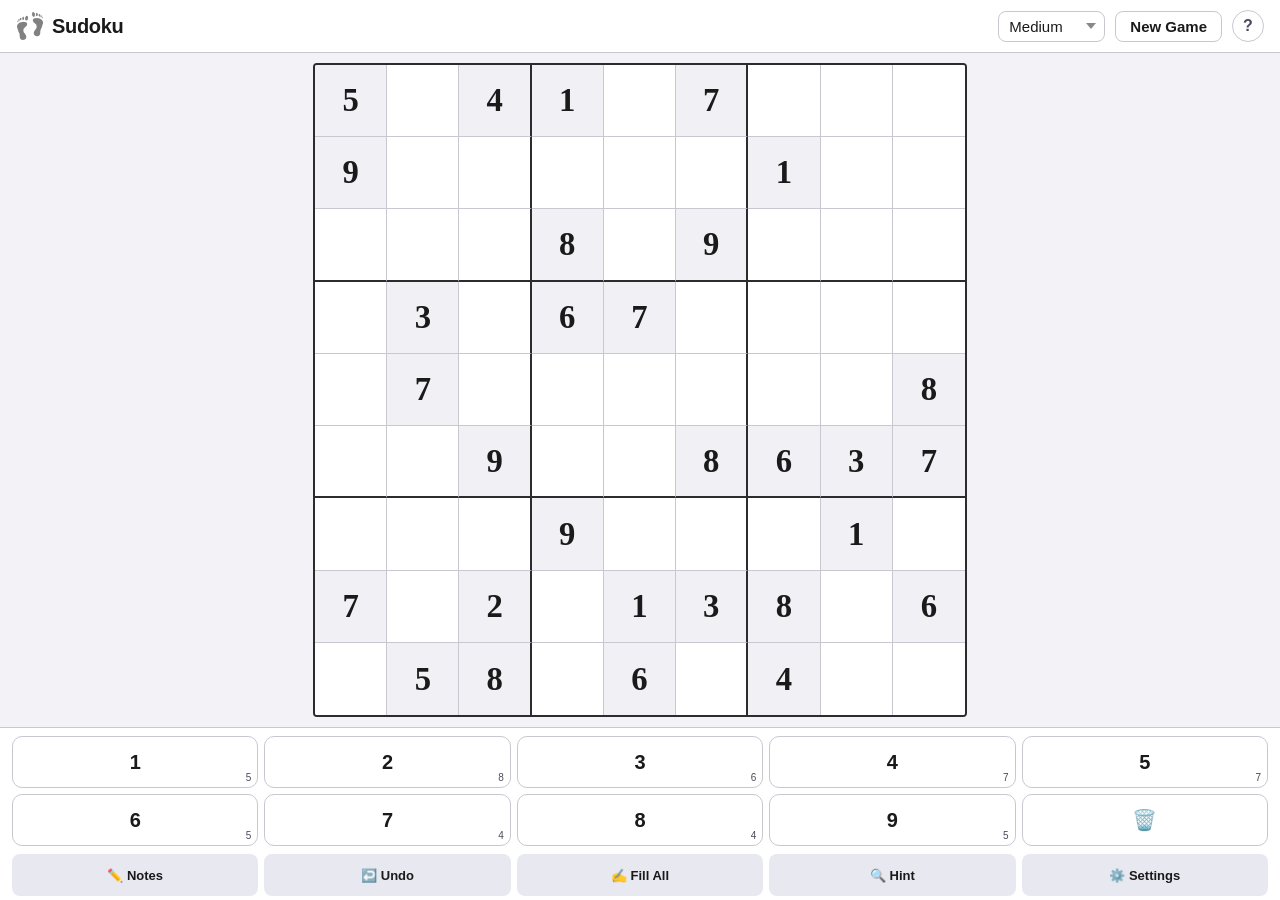
<file: index.html>
<!DOCTYPE html>
<html lang="en">
<head>
  <meta charset="UTF-8">
  <meta name="viewport" content="width=device-width, initial-scale=1.0, minimum-scale=1.0, maximum-scale=1.0, user-scalable=no, viewport-fit=cover">
  <meta name="apple-mobile-web-app-capable" content="yes">
  <meta name="apple-mobile-web-app-status-bar-style" content="black-translucent">
  <meta name="apple-mobile-web-app-title" content="Sudoku">
  <meta name="theme-color" content="#ffffff" media="(prefers-color-scheme: light)">
  <meta name="theme-color" content="#1c1c1e" media="(prefers-color-scheme: dark)">
  <link rel="manifest" href="manifest.json">
  <link rel="icon" href="icons/favicon.ico" sizes="any">
  <link rel="icon" type="image/png" sizes="16x16" href="icons/favicon-16x16.png">
  <link rel="icon" type="image/png" sizes="32x32" href="icons/favicon-32x32.png">
  <link rel="apple-touch-icon" href="icons/icon-512.png">
  <title>Sudoku 👣</title>
  <link rel="stylesheet" href="css/style.css">
</head>
<body>

<div id="app">

  <header id="header">
    <div id="header-left">
      <img id="header-icon" src="icons/favicon-192x192.png" alt="" aria-hidden="true">
      <h1>Sudoku</h1>
      <div id="hint-technique" hidden>
        <button id="hint-step-prev" class="hint-step-btn" aria-label="Previous step">‹</button>
        <span id="hint-technique-label"></span>
        <button id="hint-step-next" class="hint-step-btn" aria-label="Next step">›</button>
        <button id="hint-technique-close" aria-label="Dismiss" title="Dismiss for this hint">×</button>
      </div>
    </div>
    <div id="header-right">
      <div id="header-stats">
        <span id="errors-display" hidden>❌0</span>
        <span id="hints-display" hidden>🔍0</span>
        <span id="reveals-display" hidden>👁0</span>
      </div>
      <select id="difficulty-select" aria-label="Difficulty">
        <option value="easy">Easy</option>
        <option value="medium" selected>Medium</option>
        <option value="hard">Hard</option>
        <option value="veryhard">Very Hard</option>
        <option value="custom">Custom…</option>
      </select>
      <button id="new-game-btn">New Game</button>
      <button id="help-btn" aria-label="Help">?</button>
    </div>
  </header>

  <main id="main">
    <div id="grid-container">
      <div id="grid" role="grid" aria-label="Sudoku puzzle"></div>
      <div id="loading" hidden>
        <div class="spinner"></div>
        <p>Generating puzzle…</p>
      </div>
    </div>
  </main>

  <div id="controls">
    <div id="numpad">
      <button class="num-btn" data-digit="1"><span class="num-digit">1</span><span class="num-remaining"></span></button>
      <button class="num-btn" data-digit="2"><span class="num-digit">2</span><span class="num-remaining"></span></button>
      <button class="num-btn" data-digit="3"><span class="num-digit">3</span><span class="num-remaining"></span></button>
      <button class="num-btn" data-digit="4"><span class="num-digit">4</span><span class="num-remaining"></span></button>
      <button class="num-btn" data-digit="5"><span class="num-digit">5</span><span class="num-remaining"></span></button>
      <button class="num-btn" data-digit="6"><span class="num-digit">6</span><span class="num-remaining"></span></button>
      <button class="num-btn" data-digit="7"><span class="num-digit">7</span><span class="num-remaining"></span></button>
      <button class="num-btn" data-digit="8"><span class="num-digit">8</span><span class="num-remaining"></span></button>
      <button class="num-btn" data-digit="9"><span class="num-digit">9</span><span class="num-remaining"></span></button>
      <button class="num-btn" id="delete-btn" aria-label="Delete">🗑️</button>
    </div>
    <div id="mode-controls">
      <button id="notes-btn"    class="mode-btn" title="Toggle notes mode">✏️ Notes</button>
      <div id="undo-wrap" class="mode-action">
        <button id="undo-btn" class="mode-btn" title="Undo">↩️ Undo</button>
        <button id="redo-popover-btn" class="redo-popover" type="button" hidden>↪️ Redo</button>
      </div>
      <button id="fill-btn"     class="mode-btn" title="Fill candidates">✍️ Fill</button>
      <button id="hint-btn"     class="mode-btn" title="Hint">🔍 Hint</button>
      <button id="settings-btn" class="mode-btn" title="Settings">⚙️ Settings</button>
    </div>
    <div id="entry-controls" hidden>
      <p id="entry-instructions">Enter the puzzle's given digits, then tap Confirm.</p>
      <input id="photo-import-input" type="file" accept="image/*" hidden>
      <div id="entry-btns">
        <button id="entry-cancel-btn" class="mode-btn">Cancel</button>
        <button id="photo-import-btn" class="mode-btn" type="button">📷 Take or choose photo</button>
        <button id="entry-confirm-btn" class="mode-btn entry-confirm">✓ Confirm</button>
      </div>
      <p id="entry-error" hidden></p>
    </div>
  </div>

</div><!-- #app -->

<!-- Hidden input: receives Scribble handwriting and keyboard digits -->
<input id="scribble-input"
       type="text"
       inputmode="numeric"
       maxlength="2"
       autocomplete="off"
       autocorrect="off"
       autocapitalize="off"
       spellcheck="false"
       role="presentation"
       aria-label="Handwriting input"
       tabindex="-1">

<!-- Overlay + dialogs -->
<div id="overlay" class="hidden">
  <div id="resume-dialog" class="dialog hidden">
    <h2>Resume game?</h2>
    <p>You have an unfinished puzzle.</p>
    <div class="dialog-btns">
      <button id="resume-btn">Resume</button>
      <button id="discard-btn" class="btn-secondary">New Game</button>
    </div>
  </div>
  <div id="complete-dialog" class="dialog hidden">
    <h2>Puzzle Complete!</h2>
    <p id="complete-details"></p>
    <div class="dialog-btns">
      <button id="play-again-btn">Play Again</button>
    </div>
  </div>
  <div id="settings-dialog" class="dialog hidden">
      <h2>Settings</h2>
      <div id="settings-content">
        <div class="settings-group">
          <div class="settings-group-title">Font Size</div>
          <div class="settings-row">
            <span>Text size</span>
            <div class="settings-seg">
              <button class="seg-btn" data-key="fontSize" data-value="small">Small</button>
              <button class="seg-btn" data-key="fontSize" data-value="medium">Medium</button>
              <button class="seg-btn" data-key="fontSize" data-value="large">Large</button>
            </div>
          </div>
        </div>
        <div class="settings-group">
          <div class="settings-group-title">Highlights</div>
          <div class="settings-row">
            <span>Row, column &amp; box</span>
            <button class="toggle-btn" data-key="highlightPeers"></button>
          </div>
          <div class="settings-row">
            <span>Matching numbers</span>
            <button class="toggle-btn" data-key="highlightMatches"></button>
          </div>
          <div class="settings-row">
            <span>Legal placements</span>
            <button class="toggle-btn" data-key="highlightLegal"></button>
          </div>
          <div class="settings-row">
            <span>Errors</span>
            <button class="toggle-btn" data-key="conflictCheck"></button>
          </div>
        </div>
        <div class="settings-group">
          <div class="settings-group-title">Hints</div>
          <div class="settings-row">
            <span>Tutorial mode</span>
            <button class="toggle-btn" data-key="showStrategyOnHint"></button>
          </div>
        </div>
        <div id="settings-app-group" class="settings-group" hidden>
          <div class="settings-group-title">App</div>
          <div class="settings-row">
            <span>Update available</span>
            <button id="settings-update-btn" class="settings-action-btn">Update</button>
          </div>
        </div>
      </div>
      <div class="dialog-btns">
        <button id="settings-reset-btn" class="btn-secondary">Reset to defaults</button>
        <button id="settings-close-btn">Done</button>
      </div>
    </div>
  <div id="clear-dialog" class="dialog hidden">
    <h2>Clear all?</h2>
    <p>All answers and notes will be cleared.</p>
    <div class="dialog-btns">
      <button id="clear-cancel-btn" class="btn-secondary">Cancel</button>
      <button id="clear-confirm-btn">🧹 Clear all</button>
    </div>
  </div>
  <div id="photo-corners-dialog" class="dialog hidden">
    <h2>Position the grid corners</h2>
    <p>Drag each numbered marker to a corner of the Sudoku grid.</p>
    <p id="photo-corners-error" class="corner-error" hidden></p>
    <canvas id="photo-corners-canvas"></canvas>
    <div class="dialog-btns">
      <button id="photo-corners-cancel" class="btn-secondary">Cancel</button>
      <button id="photo-corners-confirm">Scan grid</button>
    </div>
  </div>
  <div id="photo-crop-dialog" class="dialog hidden">
    <h2>Crop around the puzzle</h2>
    <p>Drag the red handles to remove everything outside the Sudoku.</p>
    <canvas id="photo-crop-canvas"></canvas>
    <div class="dialog-btns crop-dialog-btns">
      <button id="photo-crop-cancel" class="btn-secondary">Cancel</button>
      <button id="photo-crop-skip" class="btn-secondary">Skip to corners</button>
      <button id="photo-crop-confirm">Crop and retry</button>
    </div>
  </div>
  <div id="help-dialog" class="dialog hidden">
    <h2>How to Play</h2>
    <div id="help-content">
      <div class="help-section">
        <strong>Hint &amp; Peek</strong>
        <p>Tap <b>🔍 Hint</b> to highlight a cell the solver recommends as a good next move. The button changes to <b>👁 Peek</b>. Tap Peek to reveal the answer for whichever cell is currently selected — it doesn't have to be the highlighted one. The hint clears once the highlighted cell is filled.</p>
      </div>
      <div class="help-section">
        <strong>Notes Mode</strong>
        <p>Tap <b>✏️ Notes</b> to switch digit buttons from placing an answer to toggling small pencil-mark candidates. Tap again to return to answer mode. Notes are automatically removed when a related cell is filled.</p>
      </div>
      <div class="help-section">
        <strong>Fill Candidates</strong>
        <p>With a cell selected, tap <b>✍️ Fill</b> to fill that cell's notes with every currently valid digit. With nothing selected, it fills the whole board at once.</p>
      </div>
      <div class="help-section">
        <strong>Conflict Check</strong>
        <p>In <b>⚙️ Settings</b>, turn <b>Errors</b> on to highlight conflicting digits in red. When on, any digit you enter that already appears in the same row, column, or box is highlighted red. This checks only against digits you've entered — not the solution — so an incorrect digit that doesn't duplicate anything won't be flagged.</p>
      </div>
      <div class="help-section">
        <strong>Remaining Count</strong>
        <p>The small number in the corner of each digit button shows how many of that digit are still to place. The button dims when all 9 are used.</p>
      </div>
      <div class="help-section">
        <strong>Apple Pencil</strong>
        <p>Tap any cell with the Pencil to select it, then write a digit with Scribble to enter it. The green tint on the selected cell means Scribble is ready to receive handwriting. You can also tap the numpad buttons directly with the Pencil.</p>
      </div>
      <div class="help-section">
        <strong>Solving Techniques</strong>
        <p>When a hint is shown, the pill names the technique and the grid highlights it: purple cells are the <b>pattern</b> that justifies the move, and lighter muted-purple cells are <b>candidates being eliminated</b>. Multi-step hints can be stepped through with the ‹ › buttons on the pill. Here's what each technique means:</p>
        <div class="technique-groups">
          <div class="technique-group">
            <h3>Easy</h3>
            <dl class="technique-list">
              <dt>Naked Single</dt>
              <dd>A cell has only one candidate left, so it must be that digit.</dd>
            </dl>
          </div>
          <div class="technique-group">
            <h3>Medium</h3>
            <dl class="technique-list">
              <dt>Hidden Single</dt>
              <dd>A digit has only one possible cell left in a row, column, or box, even though that cell still shows other candidates too.</dd>
              <dt>Naked Pair</dt>
              <dd>Two cells in the same row, column, or box contain only the same two candidates, so those two digits can be removed from every other cell in that unit.</dd>
            </dl>
          </div>
          <div class="technique-group">
            <h3>Hard</h3>
            <dl class="technique-list">
              <dt>Pointing Pair/Triple</dt>
              <dd>A digit's candidates within a box all fall in a single row or column, so that digit can be removed from the rest of that row/column outside the box.</dd>
              <dt>Box-Line Reduction</dt>
              <dd>A digit's candidates within a row or column all fall in a single box, so that digit can be removed from the rest of that box.</dd>
              <dt>Hidden Pair</dt>
              <dd>Two digits only appear as candidates in the same two cells of a unit, so every other candidate in those two cells can be removed.</dd>
            </dl>
          </div>
          <div class="technique-group">
            <h3>Very Hard</h3>
            <dl class="technique-list">
              <dt>Naked Triple</dt>
              <dd>Three cells in a unit contain only three candidates between them, so those three digits can be removed from the rest of the unit.</dd>
              <dt>X-Wing</dt>
              <dd>A digit's candidates in two rows fall in the same two columns (or vice versa), forming a rectangle that lets you remove that digit from the rest of those columns or rows.</dd>
              <dt>Swordfish</dt>
              <dd>Like an X-Wing but spanning three rows/columns instead of two — the wider pattern still lets you remove the digit elsewhere in those lines.</dd>
              <dt>XY-Wing</dt>
              <dd>Three cells with exactly two candidates each link together so a shared digit can be removed from any cell that sees both of the outer two cells.</dd>
              <dt>Unique Rectangle</dt>
              <dd>Four cells forming a rectangle across two boxes would allow two different solutions if left alone — since a Sudoku has only one, the extra candidate causing that can be removed.</dd>
            </dl>
          </div>
        </div>
      </div>
    </div>
    <div class="dialog-btns">
      <button id="help-close-btn">Got it</button>
    </div>
  </div>
</div>

<script type="module" src="js/app.js"></script>
<script type="module" src="js/analytics.js"></script>
</body>
</html>
</file>
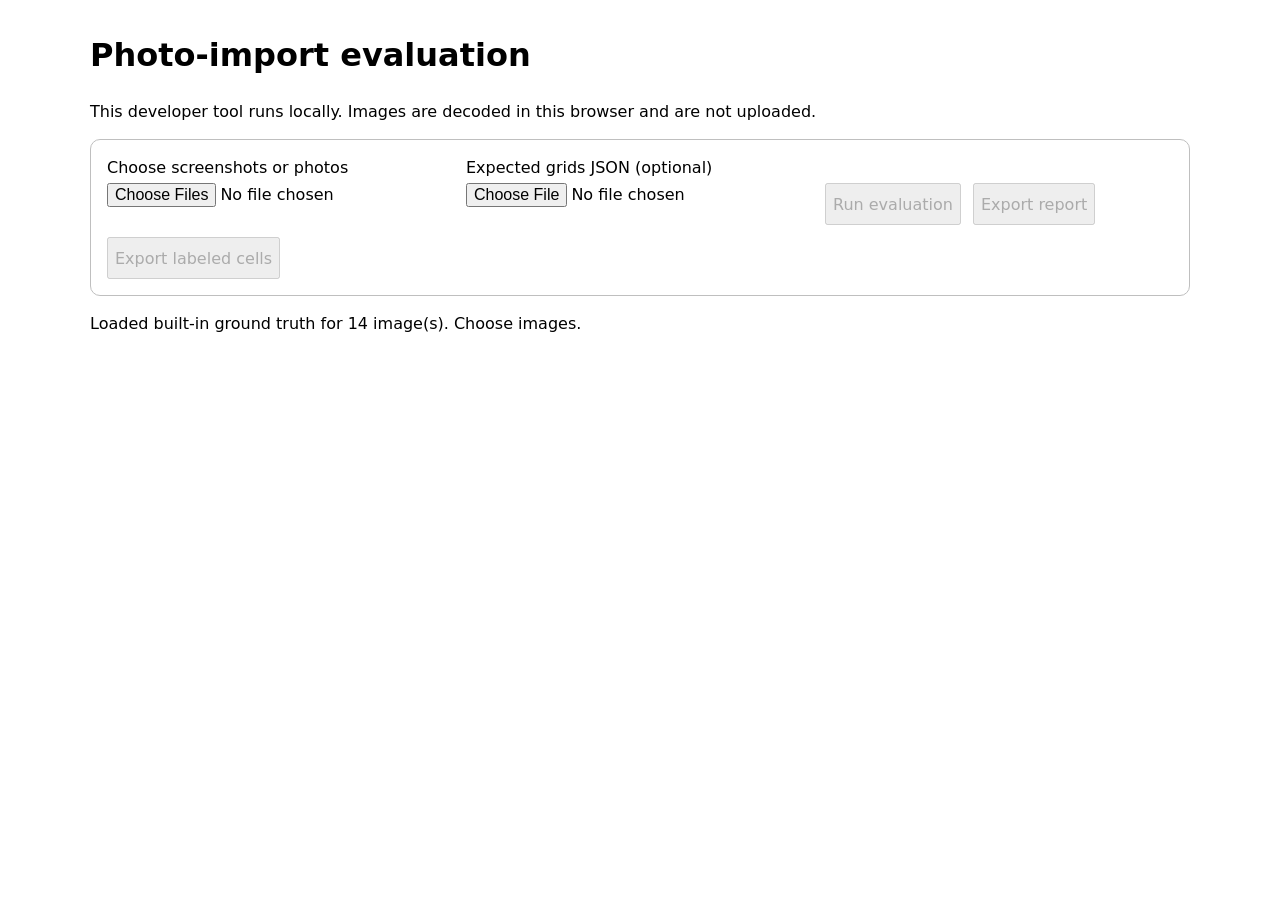
<file: tools/photo-harness.html>
<!doctype html>
<html lang="en">
<head>
  <meta charset="utf-8">
  <meta name="viewport" content="width=device-width, initial-scale=1">
  <title>Sudoku photo-import evaluation</title>
  <link rel="stylesheet" href="photo-harness.css">
</head>
<body>
  <main>
    <h1>Photo-import evaluation</h1>
    <p>This developer tool runs locally. Images are decoded in this browser and are not uploaded.</p>

    <section class="panel controls">
      <label class="file-button">Choose screenshots or photos
        <input id="images" type="file" accept="image/*" multiple>
      </label>
      <label>Expected grids JSON (optional)
        <input id="ground-truth" type="file" accept="application/json,.json">
      </label>
      <button id="run" type="button" disabled>Run evaluation</button>
      <button id="export" type="button" disabled>Export report</button>
      <button id="export-cells" type="button" disabled>Export labeled cells</button>
    </section>

    <p id="status" role="status" aria-live="polite">Choose at least one image.</p>
    <section id="summary" class="panel" hidden></section>
    <section id="results" aria-label="Image results"></section>
  </main>
  <dialog id="corner-dialog">
    <h2>Adjust grid corners</h2>
    <p>Drag each handle to the outside corner of the Sudoku grid.</p>
    <canvas id="corner-canvas" aria-label="Puzzle image with adjustable grid corners"></canvas>
    <div class="dialog-actions">
      <button id="corner-reset" type="button">Reset</button>
      <button id="corner-cancel" type="button">Cancel</button>
      <button id="corner-apply" type="button">Rectify and rescan</button>
    </div>
  </dialog>
  <script type="module" src="photo-harness.js"></script>
</body>
</html>
</file>
<file: css/style.css>
/* ── Custom properties ──────────────────────────────────────────────────── */
:root {
  --bg:            #f2f2f7;
  --header-bg:     #ffffff;
  --grid-bg:       #ffffff;
  --border-thin:   #c8c8d0;
  --border-thick:  #2c2c2e;
  --given-color:   #1a1a1a;
  --given-bg:      #f0f0f5;
  --user-color:    #1a6cc4;
  --hint-color:    #8a3fa8;
  --accent:        #d6eaff;
  --peer-bg:       #eef4ff;
  --hover-bg:      #d0f0e4;
  --conflict-bg:   #ffe0e0;
  --conflict-color:#c01010;
  --same-digit-bg: #c8e0ff;
  --legal-entry-bg:#ddf4f8;
  --hint-cell-bg:  #fff3c0;
  --hint-pattern-bg:#e0b3f0;
  --hint-elim-bg:  #f0e6f5;
  --note-color:    #4a4a5a;
  --btn-bg:        #ffffff;
  --btn-border:    #c8c8d0;
  --btn-active-bg: #1a6cc4;
  --btn-active-fg: #ffffff;
  --mode-bg:       #e8e8f0;
  --mode-active:   #1a6cc4;
  --mode-active-fg:#ffffff;
  --dialog-bg:     #ffffff;
  --overlay-bg:    rgba(0,0,0,0.45);
  --shadow:        0 2px 12px rgba(0,0,0,0.15);
  --radius:        10px;
  --font-scale:    1;
  --error-text:    #c0392b;
  --completion-flash-clean: rgba(245, 197, 24, 0.88);
  --completion-flash-hint:  rgba(138, 63, 168, 0.75);
  --completion-flash-peek:  rgba(192, 16, 16, 0.75);
}

@media (prefers-color-scheme: dark) {
  :root {
    --bg:            #1c1c1e;
    --header-bg:     #2c2c2e;
    --grid-bg:       #2c2c2e;
    --border-thin:   #48484a;
    --border-thick:  #d0d0d8;
    --given-color:   #f0f0f0;
    --given-bg:      #3a3a3c;
    --user-color:    #5db8ff;
    --hint-color:    #d08aff;
    --accent:        #1e3a5a;
    --peer-bg:       #252538;
    --hover-bg:      #1a3028;
    --conflict-bg:   #5a1e1e;
    --conflict-color:#ff7070;
    --same-digit-bg: #1a3a5a;
    --legal-entry-bg:#0d2228;
    --hint-cell-bg:  #4a3a00;
    --hint-pattern-bg:#6a3f8a;
    --hint-elim-bg:  #3d2c47;
    --note-color:    #aaaabc;
    --btn-bg:        #3a3a3c;
    --btn-border:    #545458;
    --btn-active-bg: #5db8ff;
    --btn-active-fg: #000000;
    --mode-bg:       #3a3a3c;
    --mode-active:   #5db8ff;
    --mode-active-fg:#000000;
    --dialog-bg:     #2c2c2e;
    --overlay-bg:    rgba(0,0,0,0.65);
    --error-text:    #ff7675;
    --completion-flash-hint: rgba(208, 138, 255, 0.75);
    --completion-flash-peek: rgba(255, 112, 112, 0.75);
  }
}

/* ── Reset ──────────────────────────────────────────────────────────────── */
*, *::before, *::after {
  box-sizing: border-box;
  margin: 0;
  padding: 0;
  -webkit-tap-highlight-color: transparent;
}

[hidden] { display: none !important; }

html, body {
  height: 100%;
  overflow: hidden;
  touch-action: none; /* prevents pinch-zoom; user-scalable=no is ignored by iOS 10+ */
  background: var(--bg);
  font-family: -apple-system, BlinkMacSystemFont, 'Helvetica Neue', sans-serif;
  color: var(--given-color);
}

/* ── App shell ──────────────────────────────────────────────────────────── */
#app {
  display: flex;
  flex-direction: column;
  height: 100dvh;
  padding-bottom: env(safe-area-inset-bottom, 0px);
}

/* ── Header ─────────────────────────────────────────────────────────────── */
#header {
  display: flex;
  align-items: center;
  justify-content: space-between;
  padding: 10px 16px;
  padding-top: max(10px, env(safe-area-inset-top, 0px));
  background: var(--header-bg);
  border-bottom: 1px solid var(--border-thin);
  flex-shrink: 0;
  gap: 12px;
}

#header-left {
  display: flex;
  align-items: center;
  gap: 8px;
}

#header-icon {
  width: 28px;
  height: 28px;
  flex-shrink: 0;
}

#header h1 {
  font-size: 20px;
  font-weight: 700;
  letter-spacing: -0.3px;
}

#header-right {
  display: flex;
  align-items: center;
  gap: 10px;
  flex-shrink: 0;
}

#difficulty-select {
  font-size: 15px;
  font-family: inherit;
  padding: 6px 28px 6px 10px;
  border-radius: 8px;
  border: 1px solid var(--btn-border);
  background: var(--btn-bg) url("data:image/svg+xml,%3Csvg xmlns='http://www.w3.org/2000/svg' width='10' height='6'%3E%3Cpath d='M0 0l5 6 5-6z' fill='%23888'/%3E%3C/svg%3E") no-repeat right 8px center;
  color: var(--given-color);
  -webkit-appearance: none;
  appearance: none;
  cursor: pointer;
}

#help-btn {
  font-size: 16px;
  font-weight: 700;
  width: 32px;
  height: 32px;
  flex-shrink: 0;
  border-radius: 50%;
  border: 1.5px solid var(--btn-border);
  background: var(--btn-bg);
  color: var(--note-color);
  cursor: pointer;
  touch-action: manipulation;
  display: flex;
  align-items: center;
  justify-content: center;
}

#new-game-btn {
  font-size: 15px;
  font-family: inherit;
  font-weight: 600;
  padding: 6px 14px;
  border-radius: 8px;
  border: 1px solid var(--btn-border);
  background: var(--btn-bg);
  color: var(--given-color);
  cursor: pointer;
  touch-action: manipulation;
}

#header-stats {
  display: flex;
  align-items: center;
  gap: 10px;
  font-size: 14px;
  color: var(--note-color);
  white-space: nowrap;
}


/* ── Main / grid area ───────────────────────────────────────────────────── */
#main {
  flex: 1 1 0;
  min-height: 0;
  display: flex;
  align-items: center;
  justify-content: center;
  padding: 10px;
  container-type: size;
}

#grid-container {
  position: relative;
  display: flex;
  align-items: center;
  justify-content: center;
  width: 100%;
  height: 100%;
}

/* ── Sudoku grid ────────────────────────────────────────────────────────── */
#grid {
  display: grid;
  grid-template-columns: repeat(9, 1fr);
  grid-template-rows: repeat(9, 1fr);
  border: 2px solid var(--border-thick);
  border-radius: 4px;
  overflow: hidden;
  /* Square: min() picks the smaller container dimension, works consistently across browsers */
  width: min(100cqw, 100cqh);
  aspect-ratio: 1 / 1;
  touch-action: none;
  user-select: none;
  -webkit-user-select: none;
}

/* ── Cells ──────────────────────────────────────────────────────────────── */
.cell {
  position: relative;
  display: flex;
  align-items: center;
  justify-content: center;
  background: var(--grid-bg);
  border-right: 1px solid var(--border-thin);
  border-bottom: 1px solid var(--border-thin);
  cursor: pointer;
  transition: background 0.06s;
  overflow: hidden;
}

/* Remove redundant outer edges */
.cell:nth-child(9n)       { border-right: none; }
.cell:nth-child(n+73)     { border-bottom: none; }

/* Thick borders at 3×3 box boundaries — right side */
.cell:nth-child(9n+3),
.cell:nth-child(9n+6) {
  border-right: 2px solid var(--border-thick);
}

/* Thick borders at 3×3 box boundaries — bottom side (rows 3 and 6) */
.cell:nth-child(n+19):nth-child(-n+27),
.cell:nth-child(n+46):nth-child(-n+54) {
  border-bottom: 2px solid var(--border-thick);
}
 
/* Cell state backgrounds */
.cell.given        { background: var(--given-bg); }
.cell.peer         { background: var(--peer-bg); }
.cell.legal-entry  { background: var(--legal-entry-bg); }
.cell.same-digit   { background: var(--same-digit-bg); }
.cell.hint-cell    { background: var(--hint-cell-bg); }
.cell.hint-pattern { background: var(--hint-pattern-bg); }
.cell.hint-elim    { background: var(--hint-elim-bg); }
.cell.conflict     { background: var(--conflict-bg); }
.cell.selected     { background: var(--accent); }
.cell.hover        { background: var(--hover-bg); }

/* Digit text */
.digit {
  font-size: max(14px, calc(var(--font-scale) * 5cqmin));
  font-weight: 600;
  font-family: 'Noteworthy', 'Bradley Hand', 'Bradley Hand ITC', 'Segoe Print', cursive;
  line-height: 1;
  pointer-events: none;
}

.given       .digit { color: var(--given-color); }
.user        .digit { color: var(--user-color); }
.conflict    .digit { color: var(--conflict-color); }
.same-digit  .digit { font-weight: 800; }

/* Hint-revealed cells (user answer via hint) get a distinct color */
/* Applied by the 'user' class — hint reveals are regular answer entries */

/* ── Notes (candidate digits) ───────────────────────────────────────────── */
.notes-grid {
  display: grid;
  grid-template-columns: repeat(3, 1fr);
  grid-template-rows: repeat(3, 1fr);
  width: 92%;
  height: 92%;
  pointer-events: none;
}

.note {
  display: flex;
  align-items: center;
  justify-content: center;
  font-size: max(9px, calc(var(--font-scale) * 3cqmin));
  font-weight: 500;
  font-family: 'Noteworthy', 'Bradley Hand', 'Bradley Hand ITC', 'Segoe Print', cursive;
  color: var(--note-color);
  line-height: 1;
}

.note.highlighted {
  font-weight: 700;
  color: var(--user-color);
}

.note.eliminated {
  text-decoration: line-through;
  color: var(--conflict-color);
}

/* ── Loading overlay ────────────────────────────────────────────────────── */
#loading {
  position: absolute;
  inset: 0;
  display: flex;
  flex-direction: column;
  align-items: center;
  justify-content: center;
  gap: 12px;
  background: var(--bg);
  border-radius: 4px;
}

#loading p {
  font-size: 16px;
  color: var(--note-color);
}

.spinner {
  width: 36px;
  height: 36px;
  border: 3px solid var(--border-thin);
  border-top-color: var(--user-color);
  border-radius: 50%;
  animation: spin 0.75s linear infinite;
}

@keyframes spin {
  to { transform: rotate(360deg); }
}

@keyframes completion-flash {
  0%   { background-color: transparent; }
  15%  { background-color: var(--completion-flash-color, var(--completion-flash-clean)); }
  100% { background-color: transparent; }
}

.cell.completing {
  animation: completion-flash 480ms ease-out;
  transition: none;
}

.cell.completing.flash-hint { --completion-flash-color: var(--completion-flash-hint); }
.cell.completing.flash-peek { --completion-flash-color: var(--completion-flash-peek); }

/* ── Controls ───────────────────────────────────────────────────────────── */
#controls {
  flex-shrink: 0;
  padding: 8px 12px 4px;
  background: var(--header-bg);
  border-top: 1px solid var(--border-thin);
  display: flex;
  flex-direction: column;
  gap: 8px;
}

/* ── Number pad ─────────────────────────────────────────────────────────── */
#numpad {
  display: grid;
  grid-template-columns: repeat(5, 1fr);
  grid-template-rows: repeat(2, 1fr);
  gap: 6px;
}

.num-btn {
  position: relative;
  height: 52px;
  font-family: inherit;
  background: var(--btn-bg);
  border: 1px solid var(--btn-border);
  border-radius: 10px;
  color: var(--given-color);
  cursor: pointer;
  touch-action: manipulation;
  display: flex;
  align-items: center;
  justify-content: center;
  transition: background 0.08s, transform 0.06s;
  -webkit-user-select: none;
  user-select: none;
}

.num-digit {
  font-size: 20px;
  font-weight: 600;
  line-height: 1;
}

.num-remaining {
  position: absolute;
  bottom: 4px;
  right: 6px;
  font-size: 10px;
  font-weight: 500;
  color: var(--note-color);
  line-height: 1;
}

.num-btn:active {
  background: var(--accent);
  transform: scale(0.93);
}

.num-btn:disabled {
  opacity: 0.25;
  cursor: default;
  pointer-events: none;
}

#delete-btn {
  font-size: 20px;
  color: var(--note-color);
}

/* ── Mode controls ──────────────────────────────────────────────────────── */
#mode-controls {
  display: grid;
  grid-template-columns: repeat(5, 1fr);
  gap: 6px;
}

.mode-action {
  position: relative;
  min-width: 0;
}

.mode-action > .mode-btn {
  width: 100%;
}

.mode-btn {
  height: 42px;
  font-size: 13px;
  font-weight: 600;
  font-family: inherit;
  background: var(--mode-bg);
  border: none;
  border-radius: 8px;
  color: var(--given-color);
  cursor: pointer;
  touch-action: manipulation;
  display: flex;
  align-items: center;
  justify-content: center;
  transition: background 0.08s;
  -webkit-user-select: none;
  user-select: none;
  white-space: nowrap;
  padding: 0 4px;
}

.mode-btn.active {
  background: var(--mode-active);
  color: var(--mode-active-fg);
}

.mode-btn:active {
  opacity: 0.7;
}

.redo-popover {
  position: absolute;
  left: 50%;
  bottom: calc(100% + 10px);
  transform: translateX(-50%) translateY(4px);
  min-width: 82px;
  height: 42px;
  padding: 0 12px;
  border: none;
  border-radius: 8px;
  background: var(--mode-active);
  color: var(--mode-active-fg);
  box-shadow: var(--shadow);
  font: inherit;
  font-size: 13px;
  font-weight: 700;
  cursor: pointer;
  touch-action: none;
  opacity: 0;
  pointer-events: none;
  transition: opacity 0.08s, transform 0.08s;
  z-index: 20;
  white-space: nowrap;
}

.redo-popover:not([hidden]) {
  display: flex;
  align-items: center;
  justify-content: center;
  opacity: 1;
  pointer-events: auto;
  transform: translateX(-50%) translateY(0);
}

.redo-popover.active {
  filter: brightness(1.08);
  transform: translateX(-50%) translateY(0) scale(1.04);
}

/* ── Custom puzzle entry ────────────────────────────────────────────────── */
#entry-controls {
  display: flex;
  flex-direction: column;
  gap: 4px;
}

#entry-instructions {
  font-size: 13px;
  color: var(--note-color);
  text-align: center;
}

#entry-btns {
  display: grid;
  grid-template-columns: 1fr 2fr 2fr;
  gap: 6px;
}

.entry-confirm {
  background: var(--mode-active);
  color: var(--mode-active-fg);
}

.cell.photo-review {
  background: var(--hint-cell-bg);
  box-shadow: inset 0 0 0 2px var(--hint-color);
}

#photo-import-btn {
  width: 100%;
}

#entry-error {
  font-size: 13px;
  color: var(--error-text);
  text-align: center;
  min-height: 1.4em;
}

#hint-technique {
  display: flex;
  align-items: center;
  gap: 2px;
  flex-shrink: 0;
  background: var(--hint-cell-bg);
  border: 1px solid var(--border-thin);
  border-radius: 26px;
  padding: 0 4px 0 10px;
  font-size: 0.78rem;
  font-weight: 600;
  color: var(--given-color);
  box-shadow: var(--shadow);
  white-space: nowrap;
}

#hint-technique-label {
  padding: 0 4px;
}

.hint-step-btn {
  background: none;
  border: none;
  cursor: pointer;
  font-size: 20px;
  line-height: 1;
  color: var(--given-color);
  min-width: 44px;
  min-height: 30px;
  display: flex;
  align-items: center;
  justify-content: center;
  touch-action: manipulation;
  -webkit-user-select: none;
  user-select: none;
}

.hint-step-btn:disabled {
  opacity: 0.3;
  cursor: default;
}

#hint-technique-close {
  background: none;
  border: none;
  cursor: pointer;
  font-size: 18px;
  line-height: 1;
  color: var(--note-color);
  padding: 0 2px;
  touch-action: manipulation;
  -webkit-user-select: none;
  user-select: none;
}

/* ── Overlay + dialogs ──────────────────────────────────────────────────── */
#overlay {
  position: fixed;
  inset: 0;
  background: var(--overlay-bg);
  display: flex;
  align-items: center;
  justify-content: center;
  z-index: 100;
  padding: 24px;
}

#overlay.hidden { display: none; }

.dialog {
  background: var(--dialog-bg);
  border-radius: var(--radius);
  padding: 28px 24px 24px;
  max-width: 340px;
  width: 100%;
  box-shadow: var(--shadow);
  text-align: center;
  display: flex;
  flex-direction: column;
  gap: 12px;
}

.dialog.hidden { display: none; }

.dialog h2 {
  font-size: 22px;
  font-weight: 700;
}

.dialog p {
  font-size: 16px;
  color: var(--note-color);
  line-height: 1.4;
}

.dialog-btns {
  display: flex;
  gap: 10px;
  justify-content: center;
  margin-top: 4px;
}

.dialog-btns button {
  flex: 1;
  height: 48px;
  font-size: 17px;
  font-weight: 600;
  font-family: inherit;
  border: none;
  border-radius: 10px;
  background: var(--mode-active);
  color: var(--mode-active-fg);
  cursor: pointer;
  touch-action: manipulation;
}

/* Help dialog */
#help-dialog {
  max-width: min(80vw, 800px);
  max-height: 85vh;
}

#help-content {
  flex: 1;
  min-height: 0;
  overflow-y: auto;
  text-align: left;
  display: flex;
  flex-direction: column;
  gap: 14px;
}

.help-section strong {
  display: block;
  font-size: 15px;
  margin-bottom: 4px;
  color: var(--given-color);
}

.help-section p {
  font-size: 14px;
  line-height: 1.45;
  color: var(--note-color);
  margin: 0;
}

.technique-groups {
  display: flex;
  flex-direction: column;
  gap: 12px;
  margin: 8px 0 0;
}

.technique-group h3 {
  margin: 0;
  font-size: 14px;
  color: var(--given-color);
}

.technique-list {
  display: flex;
  flex-direction: column;
  gap: 6px;
  margin: 5px 0 0 16px;
  padding-left: 10px;
  border-left: 2px solid var(--mode-bg);
}

.technique-list dt {
  font-size: 14px;
  font-weight: 700;
  color: var(--given-color);
}

.technique-list dd {
  margin: 1px 0 0;
  font-size: 13px;
  line-height: 1.4;
  color: var(--note-color);
}

.dialog-btns button.btn-secondary {
  background: var(--mode-bg);
  color: var(--given-color);
}

#photo-corners-dialog {
  max-width: min(92vw, 620px);
  max-height: 92vh;
}

#photo-crop-dialog {
  max-width: min(92vw, 620px);
  max-height: 92vh;
}

#photo-crop-canvas {
  display:block;
  width:auto;
  max-width:100%;
  max-height:65vh;
  object-fit:contain;
  background:#111;
  border-radius:8px;
  touch-action:none;
}

.crop-dialog-btns { flex-wrap:wrap; }
.crop-dialog-btns button { min-width:120px; }

#photo-corners-canvas {
  display: block;
  width: auto;
  max-width: 100%;
  max-height: 65vh;
  object-fit: contain;
  background: #111;
  border-radius: 8px;
  touch-action: none;
}

#photo-corners-error.corner-error {
  color: var(--error-text);
  font-size: 13px;
}

/* ── Settings dialog ────────────────────────────────────────────────────── */
#settings-dialog {
  max-height: 85vh;
}

#settings-content {
  flex: 1;
  min-height: 0;
  overflow-y: auto;
  display: flex;
  flex-direction: column;
  gap: 0;
  text-align: left;
}

.settings-group {
  display: flex;
  flex-direction: column;
  margin-bottom: 12px;
}

.settings-group-title {
  font-size: 11px;
  font-weight: 700;
  text-transform: uppercase;
  letter-spacing: 0.6px;
  color: var(--note-color);
  margin-bottom: 4px;
}

.settings-row {
  display: flex;
  align-items: center;
  justify-content: space-between;
  padding: 8px 0;
  border-bottom: 1px solid var(--border-thin);
  gap: 12px;
}

.settings-row:last-child {
  border-bottom: none;
}

.settings-row > span {
  font-size: 15px;
  color: var(--given-color);
}

.toggle-btn {
  font-size: 13px;
  font-weight: 600;
  font-family: inherit;
  padding: 4px 12px;
  height: 30px;
  border-radius: 6px;
  border: 1px solid var(--btn-border);
  background: var(--btn-bg);
  color: var(--note-color);
  cursor: pointer;
  touch-action: manipulation;
  min-width: 48px;
  flex-shrink: 0;
}

.toggle-btn.active {
  background: var(--mode-active);
  color: var(--mode-active-fg);
  border-color: var(--mode-active);
}

.settings-seg {
  display: flex;
  gap: 4px;
  flex-shrink: 0;
}

.seg-btn {
  height: 30px;
  padding: 0 10px;
  font-size: 13px;
  font-weight: 600;
  font-family: inherit;
  background: var(--btn-bg);
  border: 1px solid var(--btn-border);
  border-radius: 6px;
  color: var(--given-color);
  cursor: pointer;
  touch-action: manipulation;
}

.seg-btn.active {
  background: var(--mode-active);
  color: var(--mode-active-fg);
  border-color: var(--mode-active);
}

.settings-action-btn {
  height: 30px;
  padding: 0 14px;
  font-size: 13px;
  font-weight: 600;
  font-family: inherit;
  border: none;
  border-radius: 6px;
  background: var(--mode-active);
  color: var(--mode-active-fg);
  cursor: pointer;
  touch-action: manipulation;
  flex-shrink: 0;
}

/* ── Scribble sink (off-screen, must not be display:none) ───────────────── */
#scribble-input {
  position: fixed;
  left: -9999px;
  top: -9999px;
  width: 1px;
  height: 1px;
  opacity: 0;
  pointer-events: none;
  z-index: 10;
  border-radius: 4px;
}

/* When focused (Scribble is ready to receive handwriting), show a subtle
   green tint over the cell so the player knows writing is expected */
#scribble-input:focus {
  opacity: 1;
  background: rgba(52, 199, 89, 0.13);
  outline: 2px solid rgba(52, 199, 89, 0.55);
  outline-offset: -2px;
}
</file>
<file: tools/photo-harness.css>
:root { color-scheme: light dark; font: 16px/1.45 system-ui, sans-serif; }
body { margin: 0; background: Canvas; color: CanvasText; }
main { width: min(1100px, calc(100% - 32px)); margin: 32px auto; }
.panel { padding: 16px; border: 1px solid color-mix(in srgb, CanvasText 25%, Canvas); border-radius: 10px; }
.controls { display: flex; flex-wrap: wrap; gap: 12px; align-items: end; }
label { display: grid; gap: 4px; }
button, input { min-height: 42px; font: inherit; }
#results { display: grid; gap: 18px; margin-top: 18px; }
.result { display: grid; grid-template-columns: minmax(240px, 1fr) minmax(280px, 1fr); gap: 16px; }
.preview { width: 100%; height: auto; border: 1px solid #777; }
.cells { display: grid; grid-template-columns: repeat(9, 1fr); width: min(100%, 450px); }
.cell { position: relative; aspect-ratio: 1; width: 100%; padding: 0; border: 1px solid #999; background: Canvas; }
.cell:nth-child(9n + 1) { border-left-width: 3px; }
.cell:nth-child(3n) { border-right-width: 3px; }
.cell:nth-child(-n + 9), .cell:nth-child(n + 28):nth-child(-n + 36),
.cell:nth-child(n + 55):nth-child(-n + 63) { border-top-width: 3px; }
.cell:nth-child(n + 73) { border-bottom-width: 3px; }
.cell img { display: block; width: 100%; height: 100%; object-fit: contain; }
.prediction { position: absolute; right: 1px; bottom: 0; padding: 0 2px; font-size: 9px; background: #000b; color: white; }
.cell.incorrect { outline: 3px solid #d33; outline-offset: -3px; }
table { border-collapse: collapse; width: 100%; }
th, td { padding: 5px 8px; text-align: left; border-bottom: 1px solid #8885; }
code { overflow-wrap: anywhere; }
@media (max-width: 720px) { .result { grid-template-columns: 1fr; } }
#corner-dialog { width: min(900px, calc(100% - 24px)); max-height: calc(100% - 24px); padding: 16px; }
#corner-dialog::backdrop { background: #000a; }
#corner-canvas { display: block; width: 100%; max-height: 70vh; object-fit: contain; background: #111; touch-action: none; }
.dialog-actions { display: flex; justify-content: flex-end; flex-wrap: wrap; gap: 8px; margin-top: 12px; }
.adjust-corners { margin-top: 8px; }
</file>
